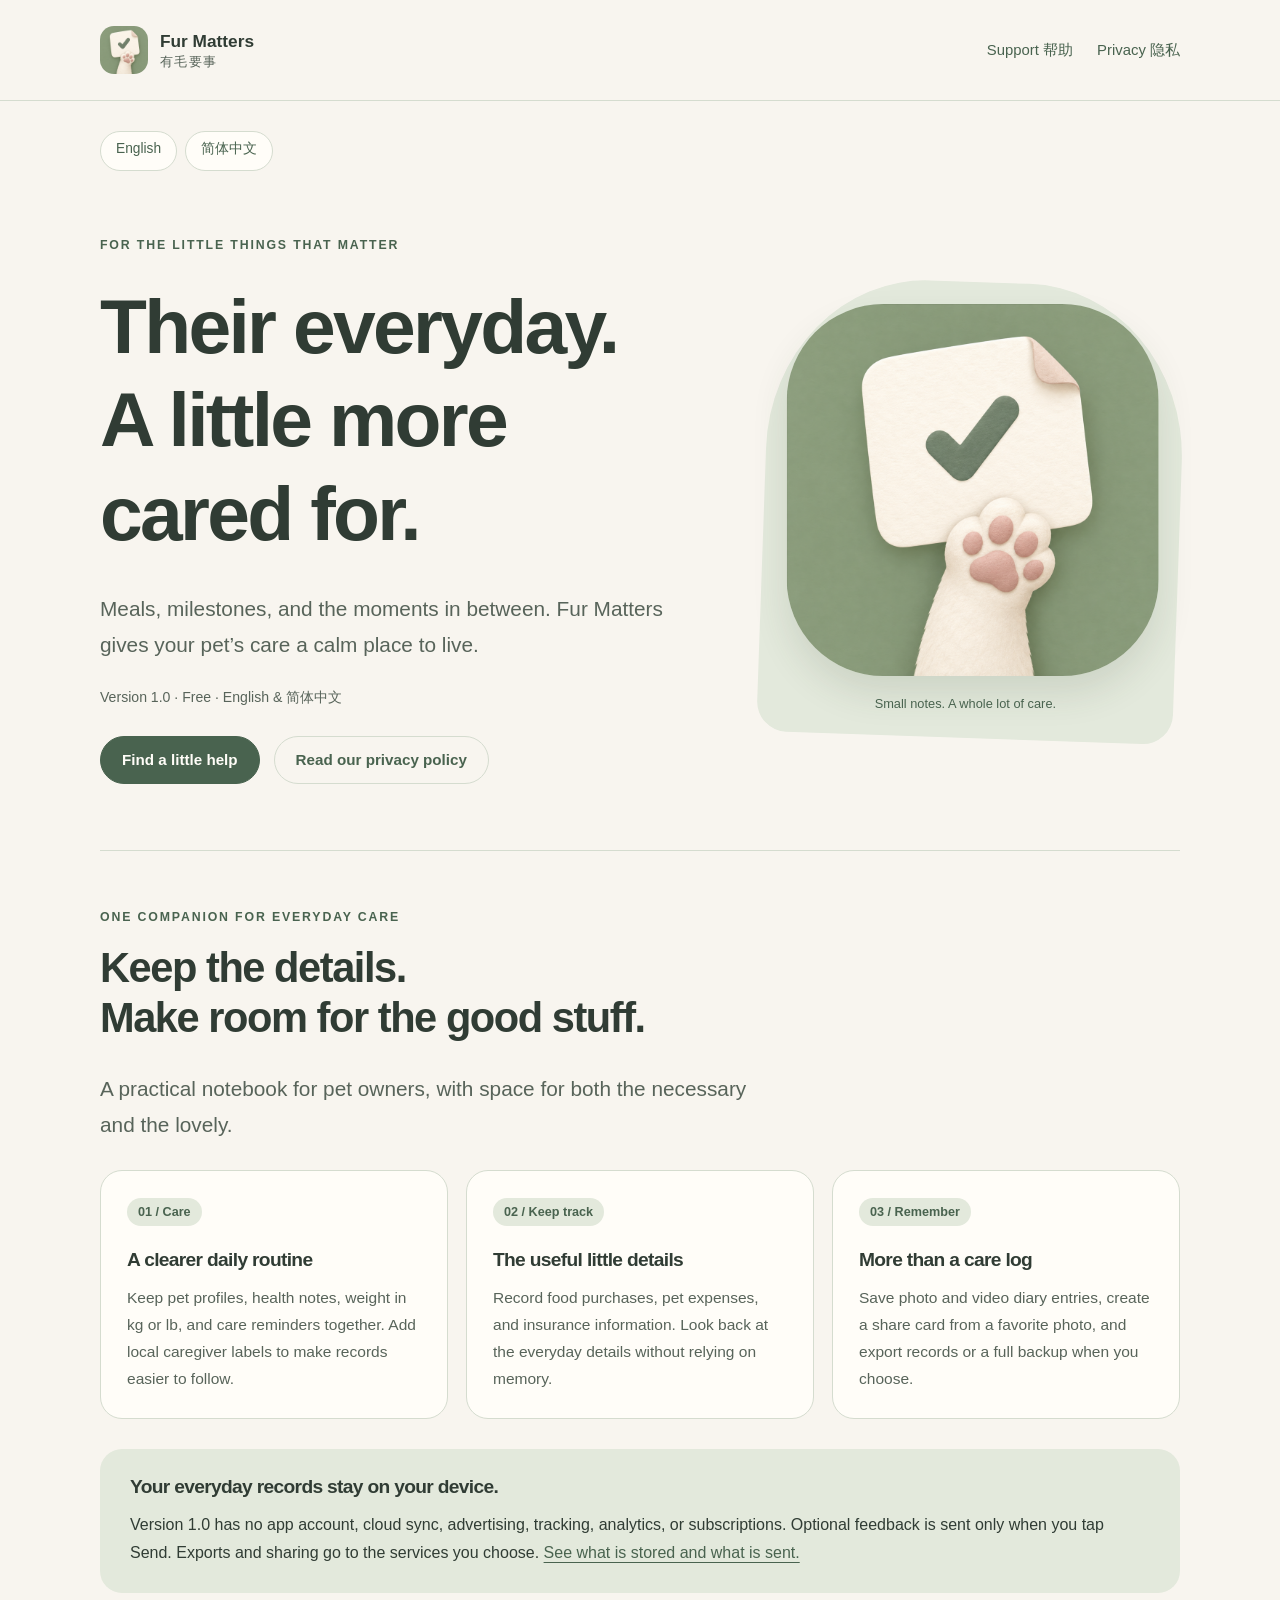
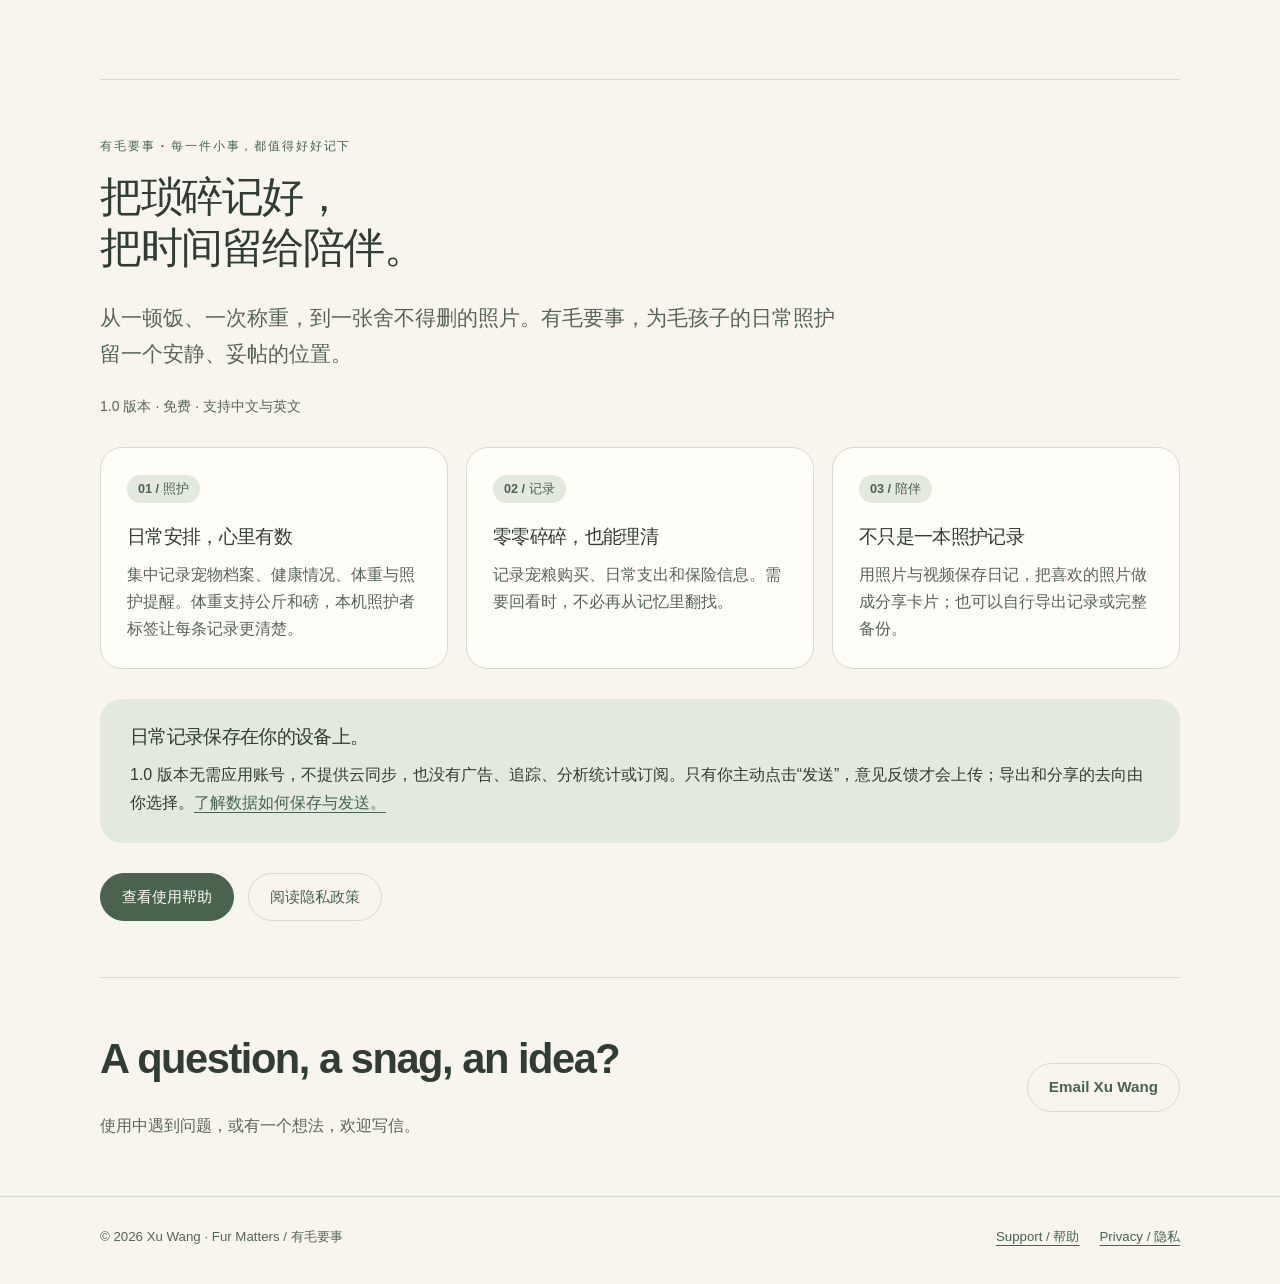
<file: index.html>
<!doctype html>
<html lang="en">
<head>
  <meta charset="utf-8">
  <meta name="viewport" content="width=device-width, initial-scale=1">
  <meta name="description" content="Fur Matters / 有毛要事 — a gentle place for everyday pet care. Product information, support, and privacy for version 1.0.">
  <meta name="theme-color" content="#49634f">
  <title>Fur Matters · 有毛要事 — Everyday care, thoughtfully kept</title>
  <link rel="canonical" href="https://ericxuwang.github.io/fur-matters-support/">
  <link rel="icon" type="image/png" href="favicon.png">
  <link rel="apple-touch-icon" href="youmao-icon.png">
  <link rel="stylesheet" href="styles.css">
</head>
<body>
  <a class="skip-link" href="#main">Skip to content / 跳转到正文</a>
  <header class="site-header">
    <div class="wrap header-inner">
      <a class="brand" href="index.html" aria-label="Fur Matters home / 有毛要事首页"><img src="youmao-icon.png" alt="" width="48" height="48"><span><strong>Fur Matters</strong><small lang="zh-Hans">有毛要事</small></span></a>
      <nav class="site-nav" aria-label="Main navigation"><a href="support.html">Support <span lang="zh-Hans">帮助</span></a><a href="privacy.html">Privacy <span lang="zh-Hans">隐私</span></a></nav>
    </div>
  </header>
  <main id="main" class="wrap">
    <nav class="language-nav" aria-label="Page language"><a href="#english" lang="en">English</a><a href="#chinese" lang="zh-Hans">简体中文</a></nav>
    <section id="english" class="hero language-section" lang="en" aria-labelledby="hero-title">
      <div>
        <p class="eyebrow">For the little things that matter</p>
        <h1 id="hero-title">Their everyday.<br>A little more cared for.</h1>
        <p class="lead">Meals, milestones, and the moments in between. Fur Matters gives your pet’s care a calm place to live.</p>
        <p class="meta">Version 1.0 · Free · English &amp; 简体中文</p>
        <div class="actions"><a class="button" href="support.html">Find a little help</a><a class="button secondary" href="privacy.html">Read our privacy policy</a></div>
      </div>
      <figure class="hero-art"><img src="youmao-icon.png" alt="Fur Matters icon: a soft paw and a checked note on a sage green background" width="1024" height="1024"><figcaption>Small notes. A whole lot of care.</figcaption></figure>
    </section>
    <section class="section" aria-labelledby="care-title">
      <div class="section-intro"><p class="eyebrow">One companion for everyday care</p><h2 id="care-title">Keep the details.<br>Make room for the good stuff.</h2><p class="lead">A practical notebook for pet owners, with space for both the necessary and the lovely.</p></div>
      <div class="cards">
        <article class="card"><span class="card-marker">01 / Care</span><h3>A clearer daily routine</h3><p>Keep pet profiles, health notes, weight in kg or lb, and care reminders together. Add local caregiver labels to make records easier to follow.</p></article>
        <article class="card"><span class="card-marker">02 / Keep track</span><h3>The useful little details</h3><p>Record food purchases, pet expenses, and insurance information. Look back at the everyday details without relying on memory.</p></article>
        <article class="card"><span class="card-marker">03 / Remember</span><h3>More than a care log</h3><p>Save photo and video diary entries, create a share card from a favorite photo, and export records or a full backup when you choose.</p></article>
      </div>
      <aside class="note"><h3>Your everyday records stay on your device.</h3><p>Version 1.0 has no app account, cloud sync, advertising, tracking, analytics, or subscriptions. Optional feedback is sent only when you tap Send. Exports and sharing go to the services you choose. <a href="privacy.html">See what is stored and what is sent.</a></p></aside>
    </section>
    <section id="chinese" class="section language-section" lang="zh-Hans" aria-labelledby="chinese-title">
      <p class="eyebrow">有毛要事 · 每一件小事，都值得好好记下</p>
      <h2 id="chinese-title">把琐碎记好，<br>把时间留给陪伴。</h2>
      <p class="lead">从一顿饭、一次称重，到一张舍不得删的照片。有毛要事，为毛孩子的日常照护留一个安静、妥帖的位置。</p>
      <p class="meta">1.0 版本 · 免费 · 支持中文与英文</p>
      <div class="cards">
        <article class="card"><span class="card-marker">01 / 照护</span><h3>日常安排，心里有数</h3><p>集中记录宠物档案、健康情况、体重与照护提醒。体重支持公斤和磅，本机照护者标签让每条记录更清楚。</p></article>
        <article class="card"><span class="card-marker">02 / 记录</span><h3>零零碎碎，也能理清</h3><p>记录宠粮购买、日常支出和保险信息。需要回看时，不必再从记忆里翻找。</p></article>
        <article class="card"><span class="card-marker">03 / 陪伴</span><h3>不只是一本照护记录</h3><p>用照片与视频保存日记，把喜欢的照片做成分享卡片；也可以自行导出记录或完整备份。</p></article>
      </div>
      <aside class="note"><h3>日常记录保存在你的设备上。</h3><p>1.0 版本无需应用账号，不提供云同步，也没有广告、追踪、分析统计或订阅。只有你主动点击“发送”，意见反馈才会上传；导出和分享的去向由你选择。<a href="privacy.html#chinese">了解数据如何保存与发送。</a></p></aside>
      <div class="actions"><a class="button" href="support.html#chinese">查看使用帮助</a><a class="button secondary" href="privacy.html#chinese">阅读隐私政策</a></div>
    </section>
    <section class="section contact-strip" aria-labelledby="contact-title"><div><h2 id="contact-title">A question, a snag, an idea?</h2><p lang="zh-Hans">使用中遇到问题，或有一个想法，欢迎写信。</p></div><a class="button secondary" href="mailto:allen.ong.curry@gmail.com">Email Xu Wang</a></section>
  </main>
  <footer class="site-footer"><div class="wrap footer-inner"><p>© 2026 Xu Wang · Fur Matters / <span lang="zh-Hans">有毛要事</span></p><nav class="footer-links" aria-label="Footer"><a href="support.html">Support / 帮助</a><a href="privacy.html">Privacy / 隐私</a></nav></div></footer>
</body>
</html>
</file>
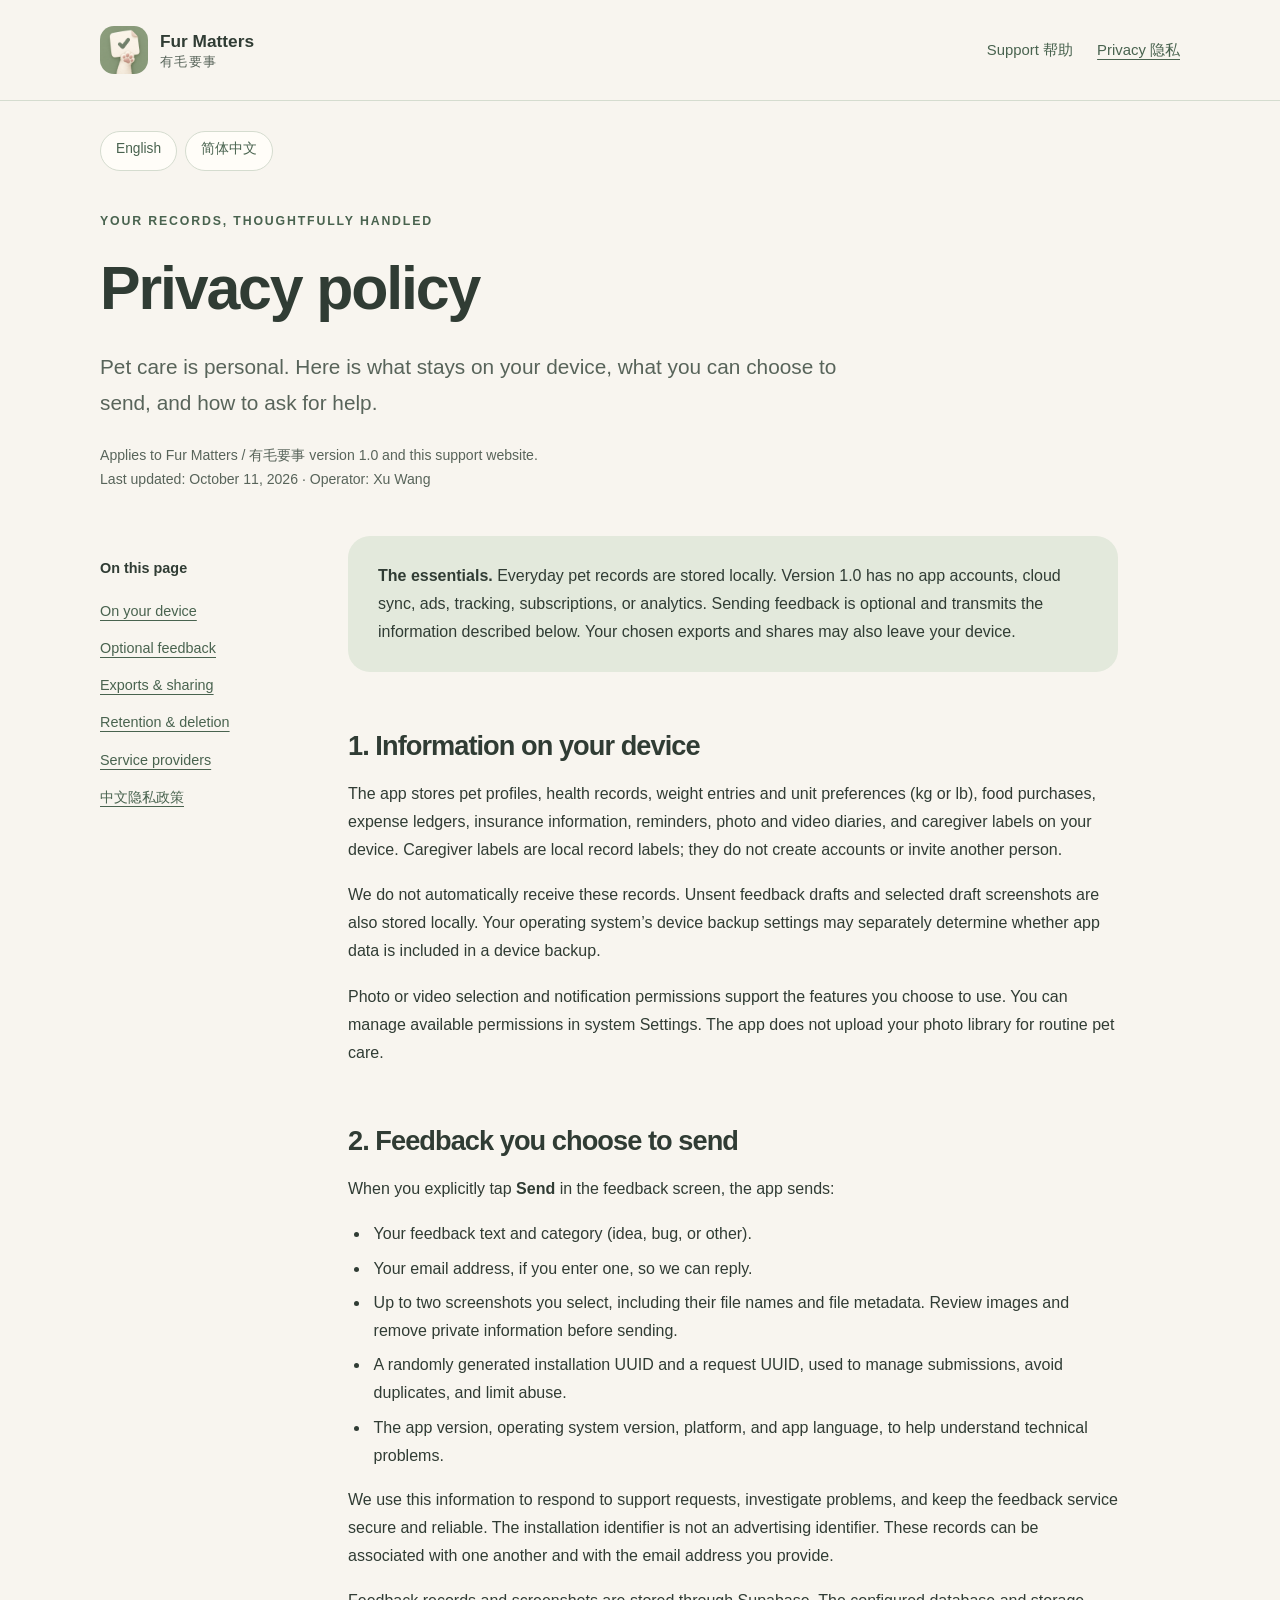
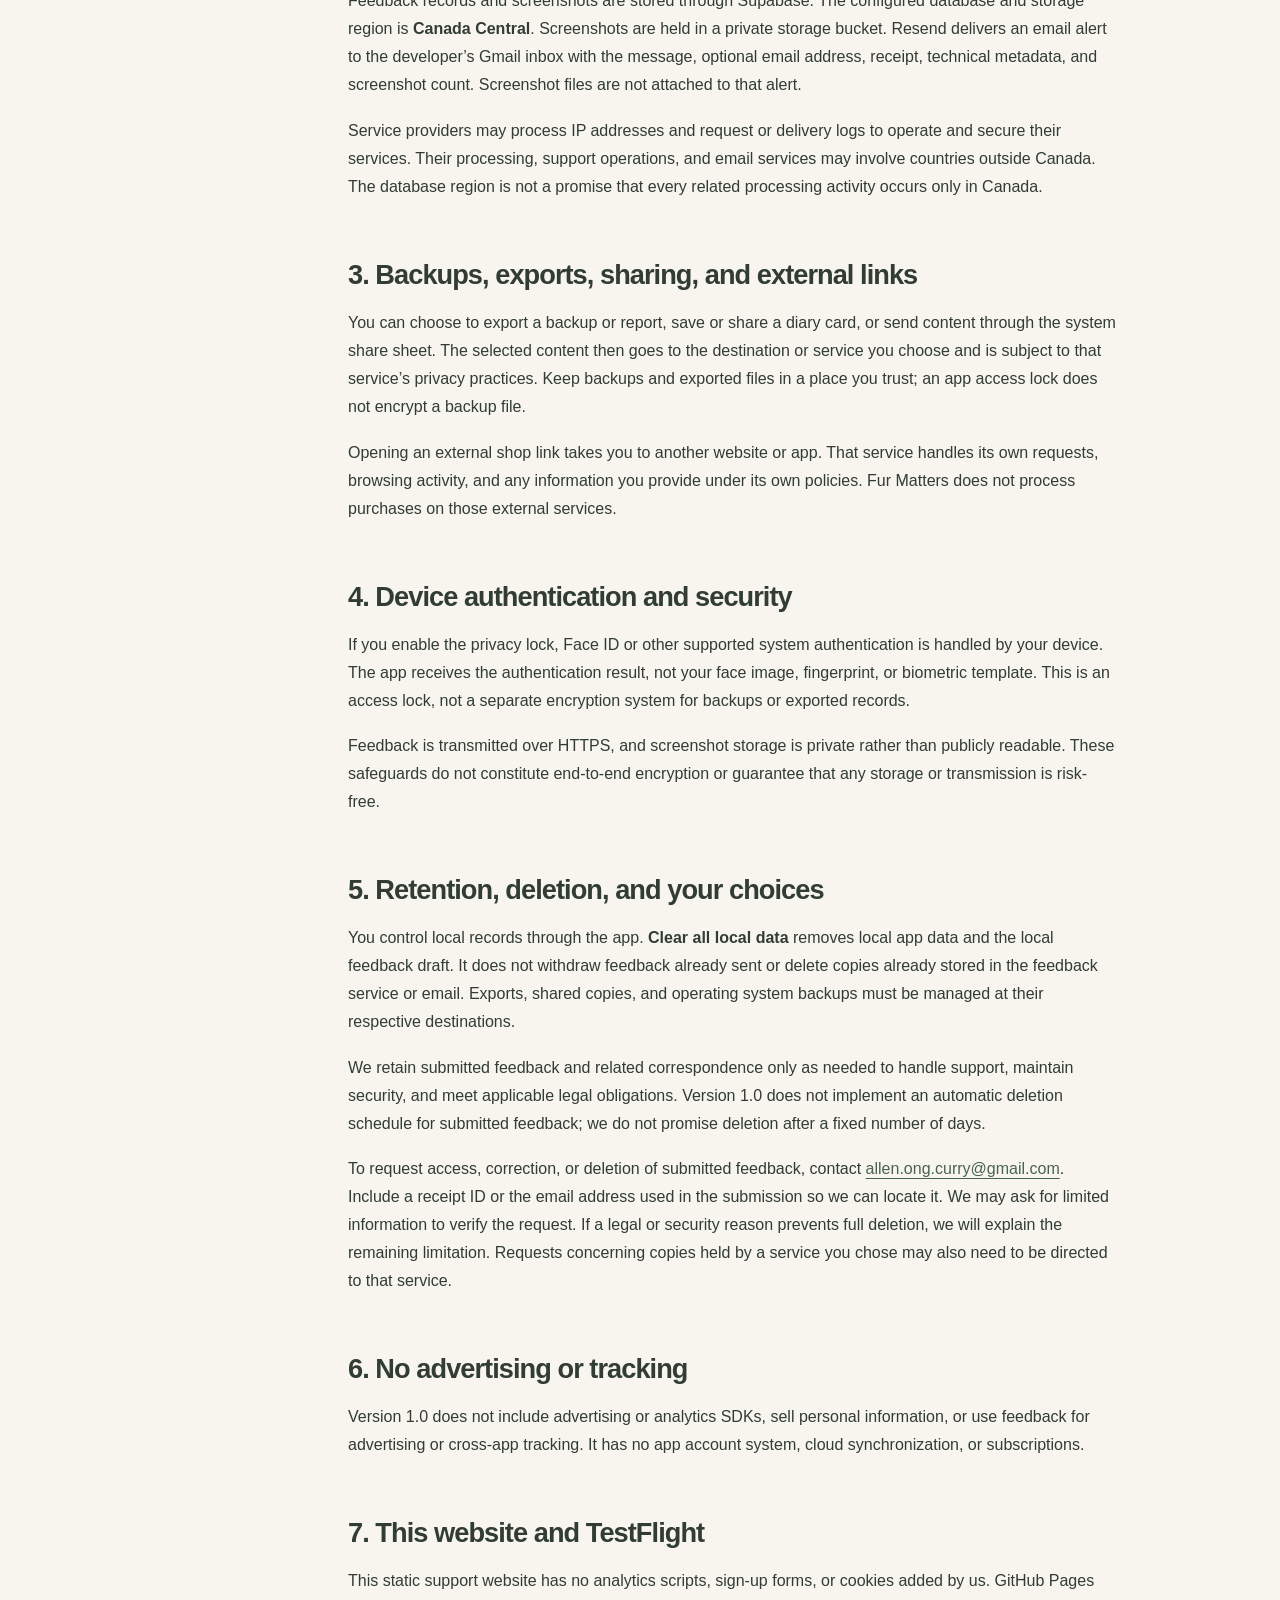
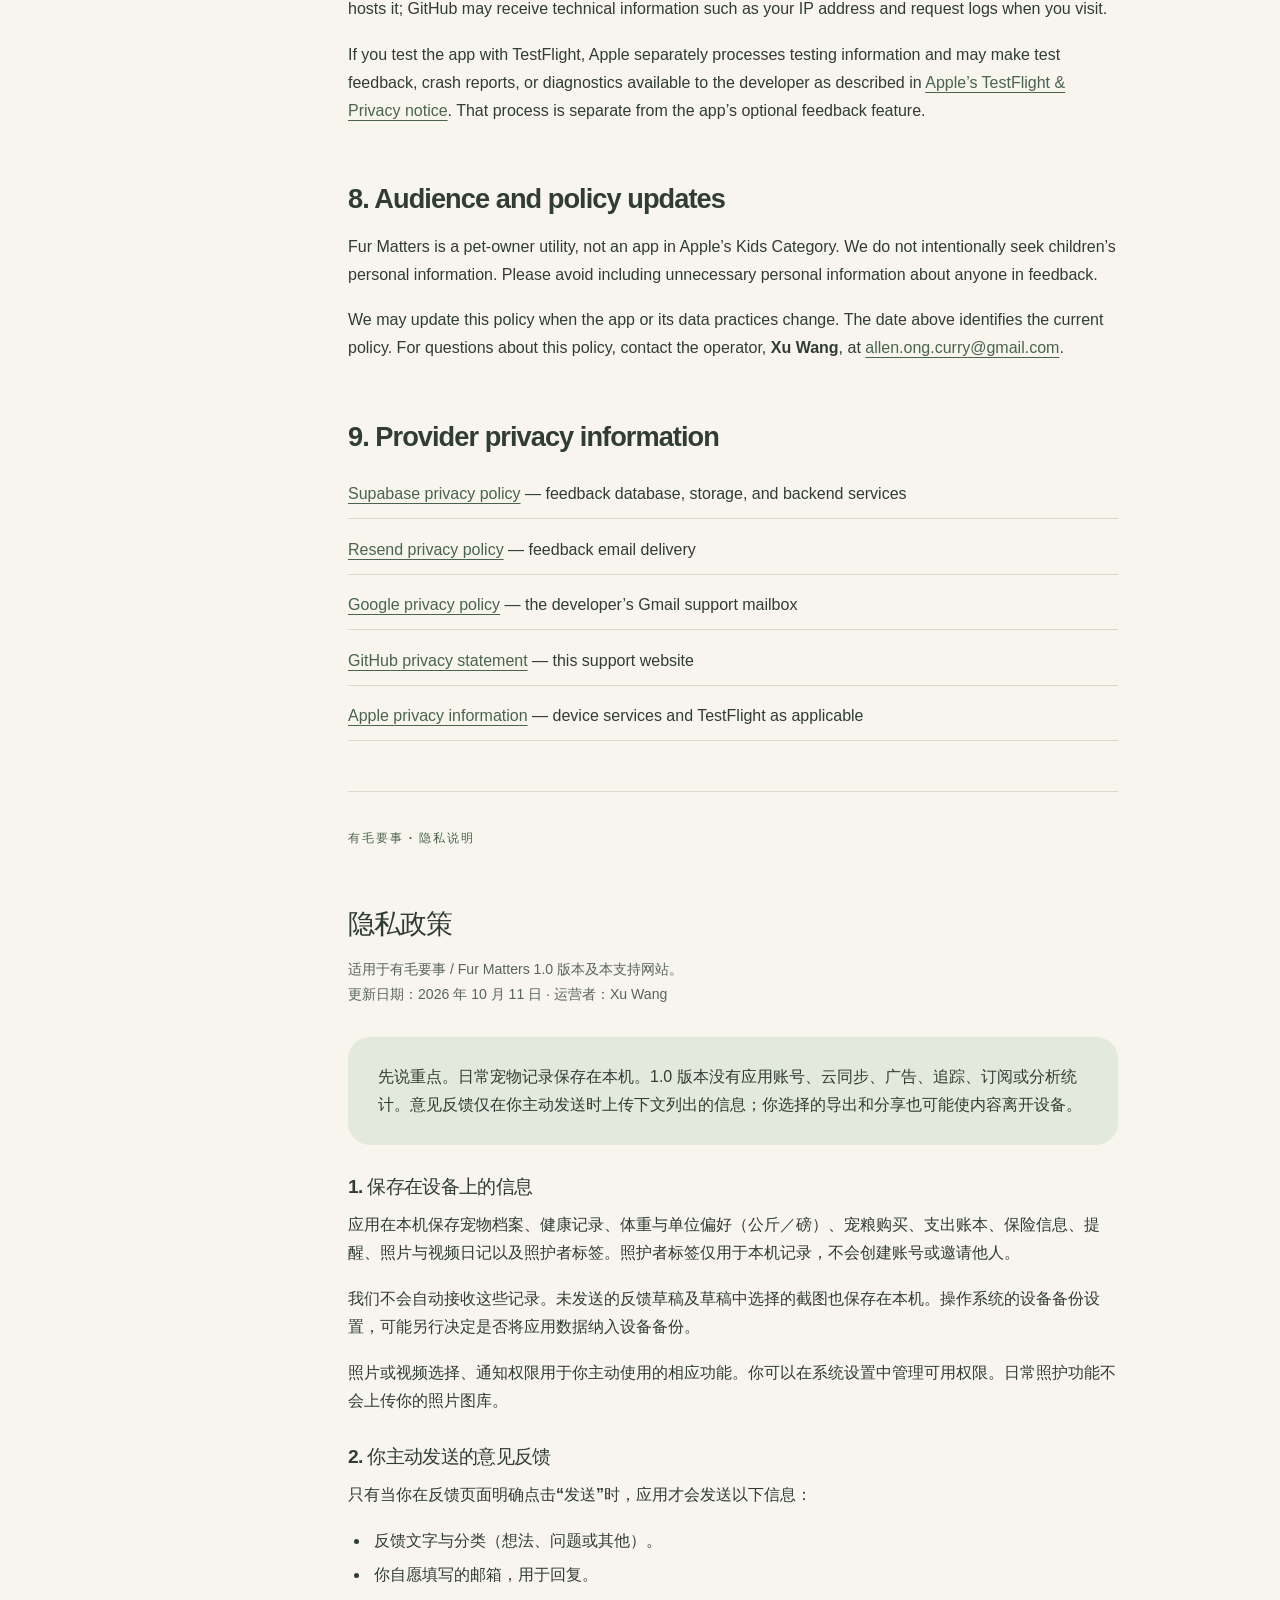
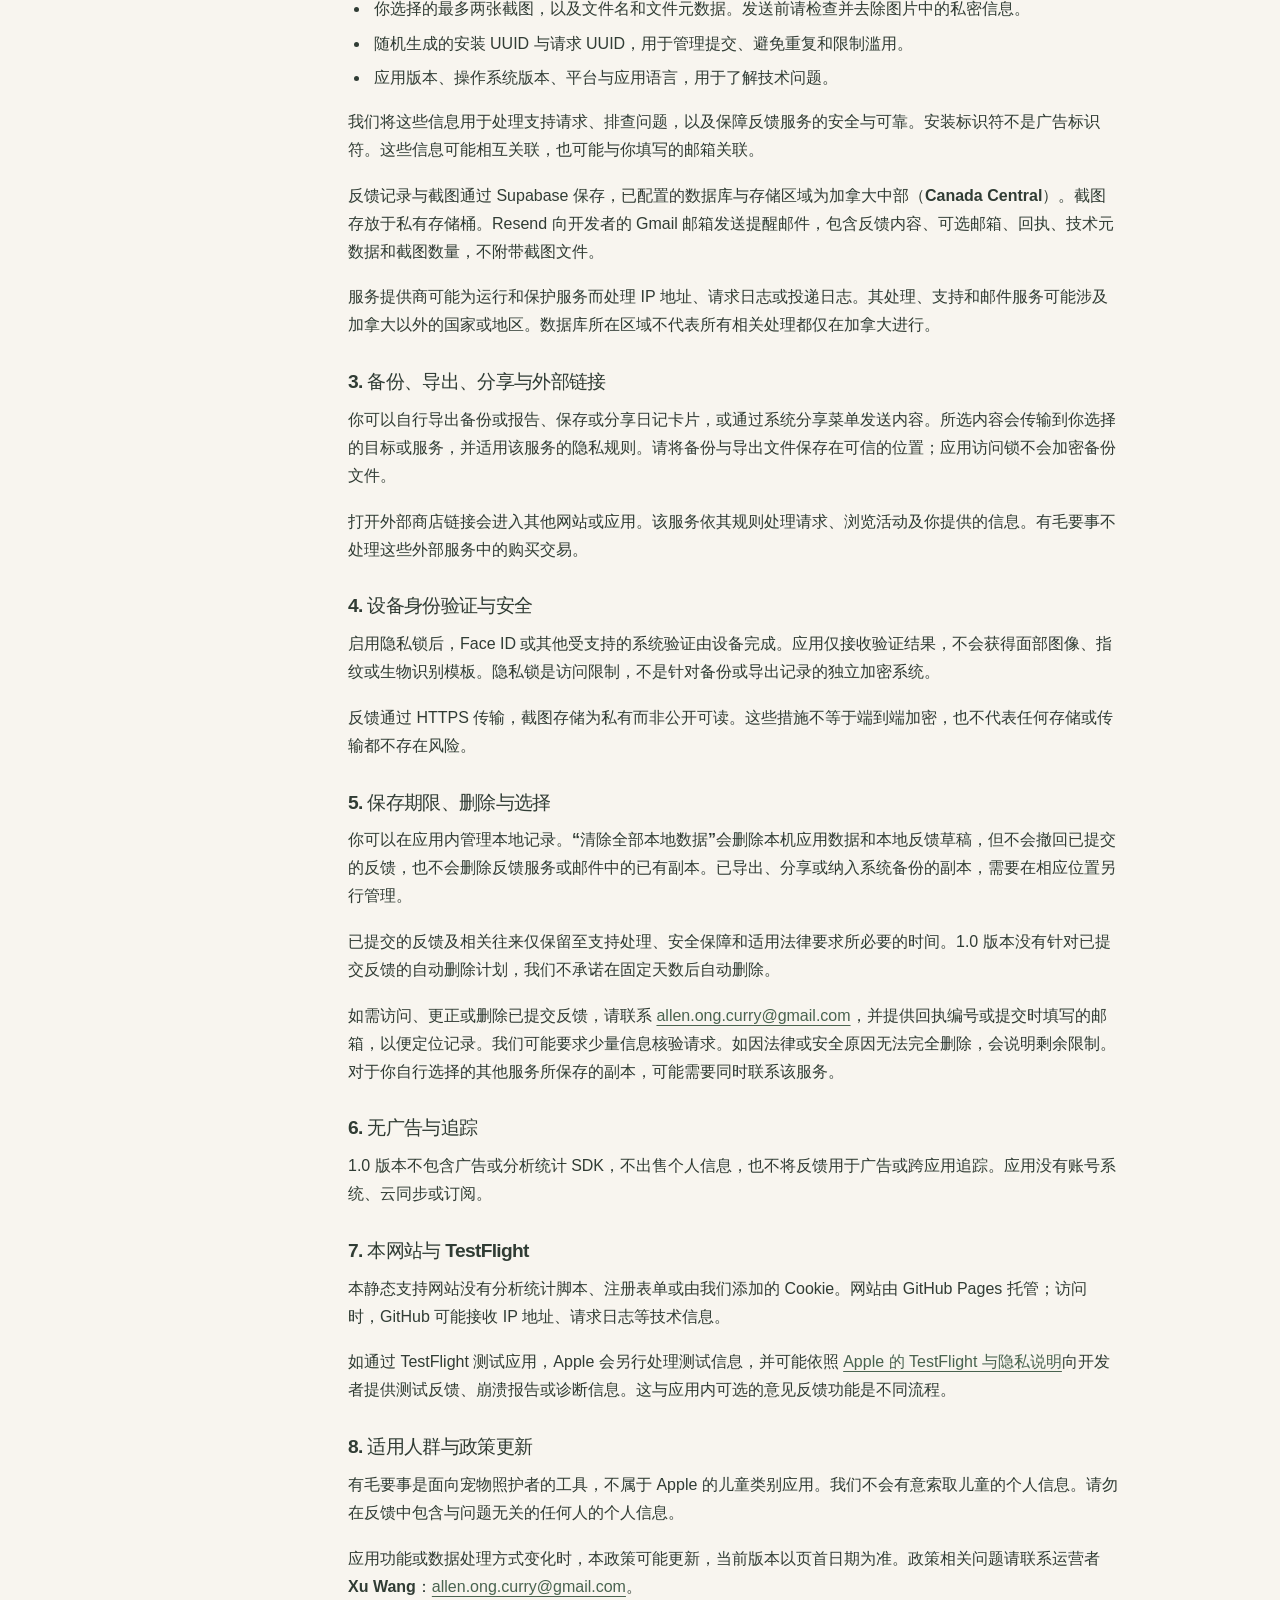
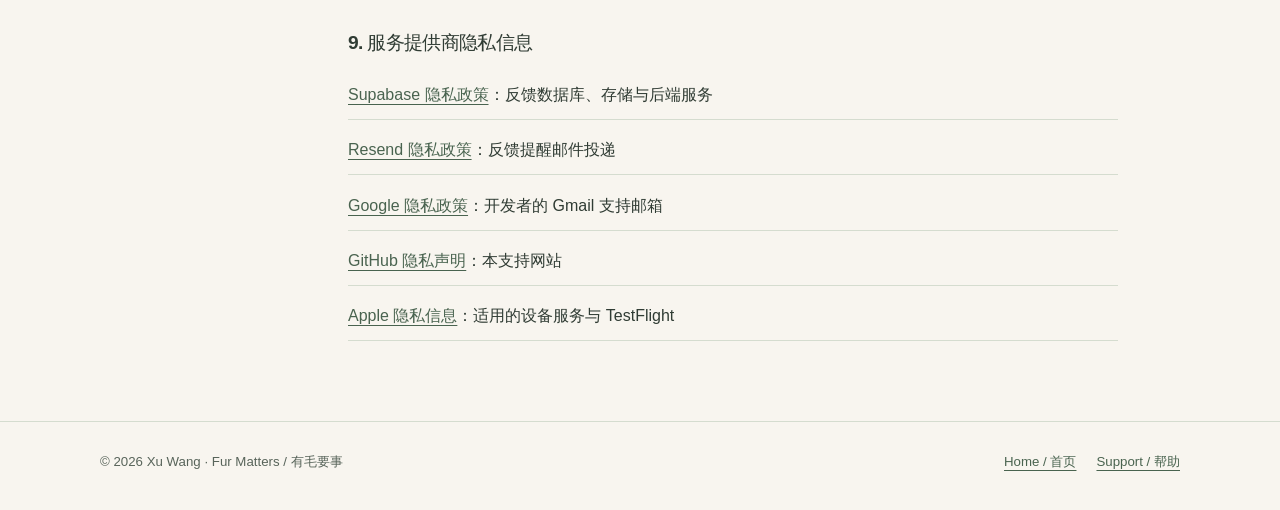
<file: privacy.html>
<!doctype html>
<html lang="en">
<head>
  <meta charset="utf-8">
  <meta name="viewport" content="width=device-width, initial-scale=1">
  <meta name="description" content="How Fur Matters / 有毛要事 version 1.0 stores pet records, handles optional feedback, and responds to privacy requests.">
  <meta name="theme-color" content="#49634f">
  <title>Privacy · Fur Matters / 有毛要事</title>
  <link rel="canonical" href="https://ericxuwang.github.io/fur-matters-support/privacy.html">
  <link rel="icon" type="image/png" href="favicon.png">
  <link rel="stylesheet" href="styles.css">
</head>
<body>
  <a class="skip-link" href="#main">Skip to content / 跳转到正文</a>
  <header class="site-header"><div class="wrap header-inner"><a class="brand" href="index.html" aria-label="Fur Matters home / 有毛要事首页"><img src="youmao-icon.png" alt="" width="48" height="48"><span><strong>Fur Matters</strong><small lang="zh-Hans">有毛要事</small></span></a><nav class="site-nav" aria-label="Main navigation"><a href="support.html">Support <span lang="zh-Hans">帮助</span></a><a href="privacy.html" aria-current="page">Privacy <span lang="zh-Hans">隐私</span></a></nav></div></header>
  <main id="main" class="wrap">
    <nav class="language-nav" aria-label="Page language"><a href="#english" lang="en">English</a><a href="#chinese" lang="zh-Hans">简体中文</a></nav>
    <header class="document-header" id="english"><p class="eyebrow">Your records, thoughtfully handled</p><h1>Privacy policy</h1><p class="lead">Pet care is personal. Here is what stays on your device, what you can choose to send, and how to ask for help.</p><p class="meta">Applies to Fur Matters / 有毛要事 version 1.0 and this support website.<br>Last updated: October 11, 2026 · Operator: Xu Wang</p></header>
    <div class="document-layout">
      <nav class="contents" aria-label="Privacy policy contents"><strong>On this page</strong><a href="#local">On your device</a><a href="#feedback">Optional feedback</a><a href="#sharing">Exports &amp; sharing</a><a href="#choices">Retention &amp; deletion</a><a href="#providers">Service providers</a><a href="#chinese" lang="zh-Hans">中文隐私政策</a></nav>
      <article class="prose">
        <aside class="note"><p><strong>The essentials.</strong> Everyday pet records are stored locally. Version 1.0 has no app accounts, cloud sync, ads, tracking, subscriptions, or analytics. Sending feedback is optional and transmits the information described below. Your chosen exports and shares may also leave your device.</p></aside>
        <h2 id="local">1. Information on your device</h2>
        <p>The app stores pet profiles, health records, weight entries and unit preferences (kg or lb), food purchases, expense ledgers, insurance information, reminders, photo and video diaries, and caregiver labels on your device. Caregiver labels are local record labels; they do not create accounts or invite another person.</p>
        <p>We do not automatically receive these records. Unsent feedback drafts and selected draft screenshots are also stored locally. Your operating system’s device backup settings may separately determine whether app data is included in a device backup.</p>
        <p>Photo or video selection and notification permissions support the features you choose to use. You can manage available permissions in system Settings. The app does not upload your photo library for routine pet care.</p>
        <h2 id="feedback">2. Feedback you choose to send</h2>
        <p>When you explicitly tap <strong>Send</strong> in the feedback screen, the app sends:</p>
        <ul><li>Your feedback text and category (idea, bug, or other).</li><li>Your email address, if you enter one, so we can reply.</li><li>Up to two screenshots you select, including their file names and file metadata. Review images and remove private information before sending.</li><li>A randomly generated installation UUID and a request UUID, used to manage submissions, avoid duplicates, and limit abuse.</li><li>The app version, operating system version, platform, and app language, to help understand technical problems.</li></ul>
        <p>We use this information to respond to support requests, investigate problems, and keep the feedback service secure and reliable. The installation identifier is not an advertising identifier. These records can be associated with one another and with the email address you provide.</p>
        <p>Feedback records and screenshots are stored through Supabase. The configured database and storage region is <strong>Canada Central</strong>. Screenshots are held in a private storage bucket. Resend delivers an email alert to the developer’s Gmail inbox with the message, optional email address, receipt, technical metadata, and screenshot count. Screenshot files are not attached to that alert.</p>
        <p>Service providers may process IP addresses and request or delivery logs to operate and secure their services. Their processing, support operations, and email services may involve countries outside Canada. The database region is not a promise that every related processing activity occurs only in Canada.</p>
        <h2 id="sharing">3. Backups, exports, sharing, and external links</h2>
        <p>You can choose to export a backup or report, save or share a diary card, or send content through the system share sheet. The selected content then goes to the destination or service you choose and is subject to that service’s privacy practices. Keep backups and exported files in a place you trust; an app access lock does not encrypt a backup file.</p>
        <p>Opening an external shop link takes you to another website or app. That service handles its own requests, browsing activity, and any information you provide under its own policies. Fur Matters does not process purchases on those external services.</p>
        <h2>4. Device authentication and security</h2>
        <p>If you enable the privacy lock, Face ID or other supported system authentication is handled by your device. The app receives the authentication result, not your face image, fingerprint, or biometric template. This is an access lock, not a separate encryption system for backups or exported records.</p>
        <p>Feedback is transmitted over HTTPS, and screenshot storage is private rather than publicly readable. These safeguards do not constitute end-to-end encryption or guarantee that any storage or transmission is risk-free.</p>
        <h2 id="choices">5. Retention, deletion, and your choices</h2>
        <p>You control local records through the app. <strong>Clear all local data</strong> removes local app data and the local feedback draft. It does not withdraw feedback already sent or delete copies already stored in the feedback service or email. Exports, shared copies, and operating system backups must be managed at their respective destinations.</p>
        <p>We retain submitted feedback and related correspondence only as needed to handle support, maintain security, and meet applicable legal obligations. Version 1.0 does not implement an automatic deletion schedule for submitted feedback; we do not promise deletion after a fixed number of days.</p>
        <p>To request access, correction, or deletion of submitted feedback, contact <a href="mailto:allen.ong.curry@gmail.com">allen.ong.curry@gmail.com</a>. Include a receipt ID or the email address used in the submission so we can locate it. We may ask for limited information to verify the request. If a legal or security reason prevents full deletion, we will explain the remaining limitation. Requests concerning copies held by a service you chose may also need to be directed to that service.</p>
        <h2>6. No advertising or tracking</h2>
        <p>Version 1.0 does not include advertising or analytics SDKs, sell personal information, or use feedback for advertising or cross-app tracking. It has no app account system, cloud synchronization, or subscriptions.</p>
        <h2>7. This website and TestFlight</h2>
        <p>This static support website has no analytics scripts, sign-up forms, or cookies added by us. GitHub Pages hosts it; GitHub may receive technical information such as your IP address and request logs when you visit.</p>
        <p>If you test the app with TestFlight, Apple separately processes testing information and may make test feedback, crash reports, or diagnostics available to the developer as described in <a href="https://www.apple.com/legal/privacy/data/en/test-flight/">Apple’s TestFlight &amp; Privacy notice</a>. That process is separate from the app’s optional feedback feature.</p>
        <h2>8. Audience and policy updates</h2>
        <p>Fur Matters is a pet-owner utility, not an app in Apple’s Kids Category. We do not intentionally seek children’s personal information. Please avoid including unnecessary personal information about anyone in feedback.</p>
        <p>We may update this policy when the app or its data practices change. The date above identifies the current policy. For questions about this policy, contact the operator, <strong>Xu Wang</strong>, at <a href="mailto:allen.ong.curry@gmail.com">allen.ong.curry@gmail.com</a>.</p>
        <h2 id="providers">9. Provider privacy information</h2>
        <ul class="provider-list"><li><a href="https://supabase.com/privacy">Supabase privacy policy</a> — feedback database, storage, and backend services</li><li><a href="https://resend.com/legal/privacy-policy">Resend privacy policy</a> — feedback email delivery</li><li><a href="https://policies.google.com/privacy">Google privacy policy</a> — the developer’s Gmail support mailbox</li><li><a href="https://docs.github.com/en/site-policy/privacy-policies/github-general-privacy-statement">GitHub privacy statement</a> — this support website</li><li><a href="https://www.apple.com/legal/privacy/">Apple privacy information</a> — device services and TestFlight as applicable</li></ul>
        <section id="chinese" class="language-section" lang="zh-Hans" aria-labelledby="zh-policy-title">
          <p class="eyebrow">有毛要事 · 隐私说明</p><h2 id="zh-policy-title" class="language-heading">隐私政策</h2><p class="meta">适用于有毛要事 / Fur Matters 1.0 版本及本支持网站。<br>更新日期：2026 年 10 月 11 日 · 运营者：Xu Wang</p>
          <aside class="note"><p><strong>先说重点。</strong>日常宠物记录保存在本机。1.0 版本没有应用账号、云同步、广告、追踪、订阅或分析统计。意见反馈仅在你主动发送时上传下文列出的信息；你选择的导出和分享也可能使内容离开设备。</p></aside>
          <h3>1. 保存在设备上的信息</h3>
          <p>应用在本机保存宠物档案、健康记录、体重与单位偏好（公斤／磅）、宠粮购买、支出账本、保险信息、提醒、照片与视频日记以及照护者标签。照护者标签仅用于本机记录，不会创建账号或邀请他人。</p>
          <p>我们不会自动接收这些记录。未发送的反馈草稿及草稿中选择的截图也保存在本机。操作系统的设备备份设置，可能另行决定是否将应用数据纳入设备备份。</p>
          <p>照片或视频选择、通知权限用于你主动使用的相应功能。你可以在系统设置中管理可用权限。日常照护功能不会上传你的照片图库。</p>
          <h3>2. 你主动发送的意见反馈</h3>
          <p>只有当你在反馈页面明确点击<strong>“发送”</strong>时，应用才会发送以下信息：</p>
          <ul><li>反馈文字与分类（想法、问题或其他）。</li><li>你自愿填写的邮箱，用于回复。</li><li>你选择的最多两张截图，以及文件名和文件元数据。发送前请检查并去除图片中的私密信息。</li><li>随机生成的安装 UUID 与请求 UUID，用于管理提交、避免重复和限制滥用。</li><li>应用版本、操作系统版本、平台与应用语言，用于了解技术问题。</li></ul>
          <p>我们将这些信息用于处理支持请求、排查问题，以及保障反馈服务的安全与可靠。安装标识符不是广告标识符。这些信息可能相互关联，也可能与你填写的邮箱关联。</p>
          <p>反馈记录与截图通过 Supabase 保存，已配置的数据库与存储区域为<strong>加拿大中部（Canada Central）</strong>。截图存放于私有存储桶。Resend 向开发者的 Gmail 邮箱发送提醒邮件，包含反馈内容、可选邮箱、回执、技术元数据和截图数量，<strong>不附带截图文件</strong>。</p>
          <p>服务提供商可能为运行和保护服务而处理 IP 地址、请求日志或投递日志。其处理、支持和邮件服务可能涉及加拿大以外的国家或地区。数据库所在区域不代表所有相关处理都仅在加拿大进行。</p>
          <h3>3. 备份、导出、分享与外部链接</h3>
          <p>你可以自行导出备份或报告、保存或分享日记卡片，或通过系统分享菜单发送内容。所选内容会传输到你选择的目标或服务，并适用该服务的隐私规则。请将备份与导出文件保存在可信的位置；应用访问锁不会加密备份文件。</p>
          <p>打开外部商店链接会进入其他网站或应用。该服务依其规则处理请求、浏览活动及你提供的信息。有毛要事不处理这些外部服务中的购买交易。</p>
          <h3>4. 设备身份验证与安全</h3>
          <p>启用隐私锁后，Face ID 或其他受支持的系统验证由设备完成。应用仅接收验证结果，不会获得面部图像、指纹或生物识别模板。隐私锁是访问限制，不是针对备份或导出记录的独立加密系统。</p>
          <p>反馈通过 HTTPS 传输，截图存储为私有而非公开可读。这些措施不等于端到端加密，也不代表任何存储或传输都不存在风险。</p>
          <h3>5. 保存期限、删除与选择</h3>
          <p>你可以在应用内管理本地记录。<strong>“清除全部本地数据”</strong>会删除本机应用数据和本地反馈草稿，但不会撤回已提交的反馈，也不会删除反馈服务或邮件中的已有副本。已导出、分享或纳入系统备份的副本，需要在相应位置另行管理。</p>
          <p>已提交的反馈及相关往来仅保留至支持处理、安全保障和适用法律要求所必要的时间。1.0 版本没有针对已提交反馈的自动删除计划，我们不承诺在固定天数后自动删除。</p>
          <p>如需访问、更正或删除已提交反馈，请联系 <a href="mailto:allen.ong.curry@gmail.com">allen.ong.curry@gmail.com</a>，并提供回执编号或提交时填写的邮箱，以便定位记录。我们可能要求少量信息核验请求。如因法律或安全原因无法完全删除，会说明剩余限制。对于你自行选择的其他服务所保存的副本，可能需要同时联系该服务。</p>
          <h3>6. 无广告与追踪</h3>
          <p>1.0 版本不包含广告或分析统计 SDK，不出售个人信息，也不将反馈用于广告或跨应用追踪。应用没有账号系统、云同步或订阅。</p>
          <h3>7. 本网站与 TestFlight</h3>
          <p>本静态支持网站没有分析统计脚本、注册表单或由我们添加的 Cookie。网站由 GitHub Pages 托管；访问时，GitHub 可能接收 IP 地址、请求日志等技术信息。</p>
          <p>如通过 TestFlight 测试应用，Apple 会另行处理测试信息，并可能依照 <a href="https://www.apple.com/legal/privacy/data/en/test-flight/">Apple 的 TestFlight 与隐私说明</a>向开发者提供测试反馈、崩溃报告或诊断信息。这与应用内可选的意见反馈功能是不同流程。</p>
          <h3>8. 适用人群与政策更新</h3>
          <p>有毛要事是面向宠物照护者的工具，不属于 Apple 的儿童类别应用。我们不会有意索取儿童的个人信息。请勿在反馈中包含与问题无关的任何人的个人信息。</p>
          <p>应用功能或数据处理方式变化时，本政策可能更新，当前版本以页首日期为准。政策相关问题请联系运营者 <strong>Xu Wang</strong>：<a href="mailto:allen.ong.curry@gmail.com">allen.ong.curry@gmail.com</a>。</p>
          <h3>9. 服务提供商隐私信息</h3>
          <ul class="provider-list"><li><a href="https://supabase.com/privacy">Supabase 隐私政策</a>：反馈数据库、存储与后端服务</li><li><a href="https://resend.com/legal/privacy-policy">Resend 隐私政策</a>：反馈提醒邮件投递</li><li><a href="https://policies.google.com/privacy">Google 隐私政策</a>：开发者的 Gmail 支持邮箱</li><li><a href="https://docs.github.com/en/site-policy/privacy-policies/github-general-privacy-statement">GitHub 隐私声明</a>：本支持网站</li><li><a href="https://www.apple.com/legal/privacy/">Apple 隐私信息</a>：适用的设备服务与 TestFlight</li></ul>
        </section>
      </article>
    </div>
  </main>
  <footer class="site-footer"><div class="wrap footer-inner"><p>© 2026 Xu Wang · Fur Matters / <span lang="zh-Hans">有毛要事</span></p><nav class="footer-links" aria-label="Footer"><a href="index.html">Home / 首页</a><a href="support.html">Support / 帮助</a></nav></div></footer>
</body>
</html>
</file>
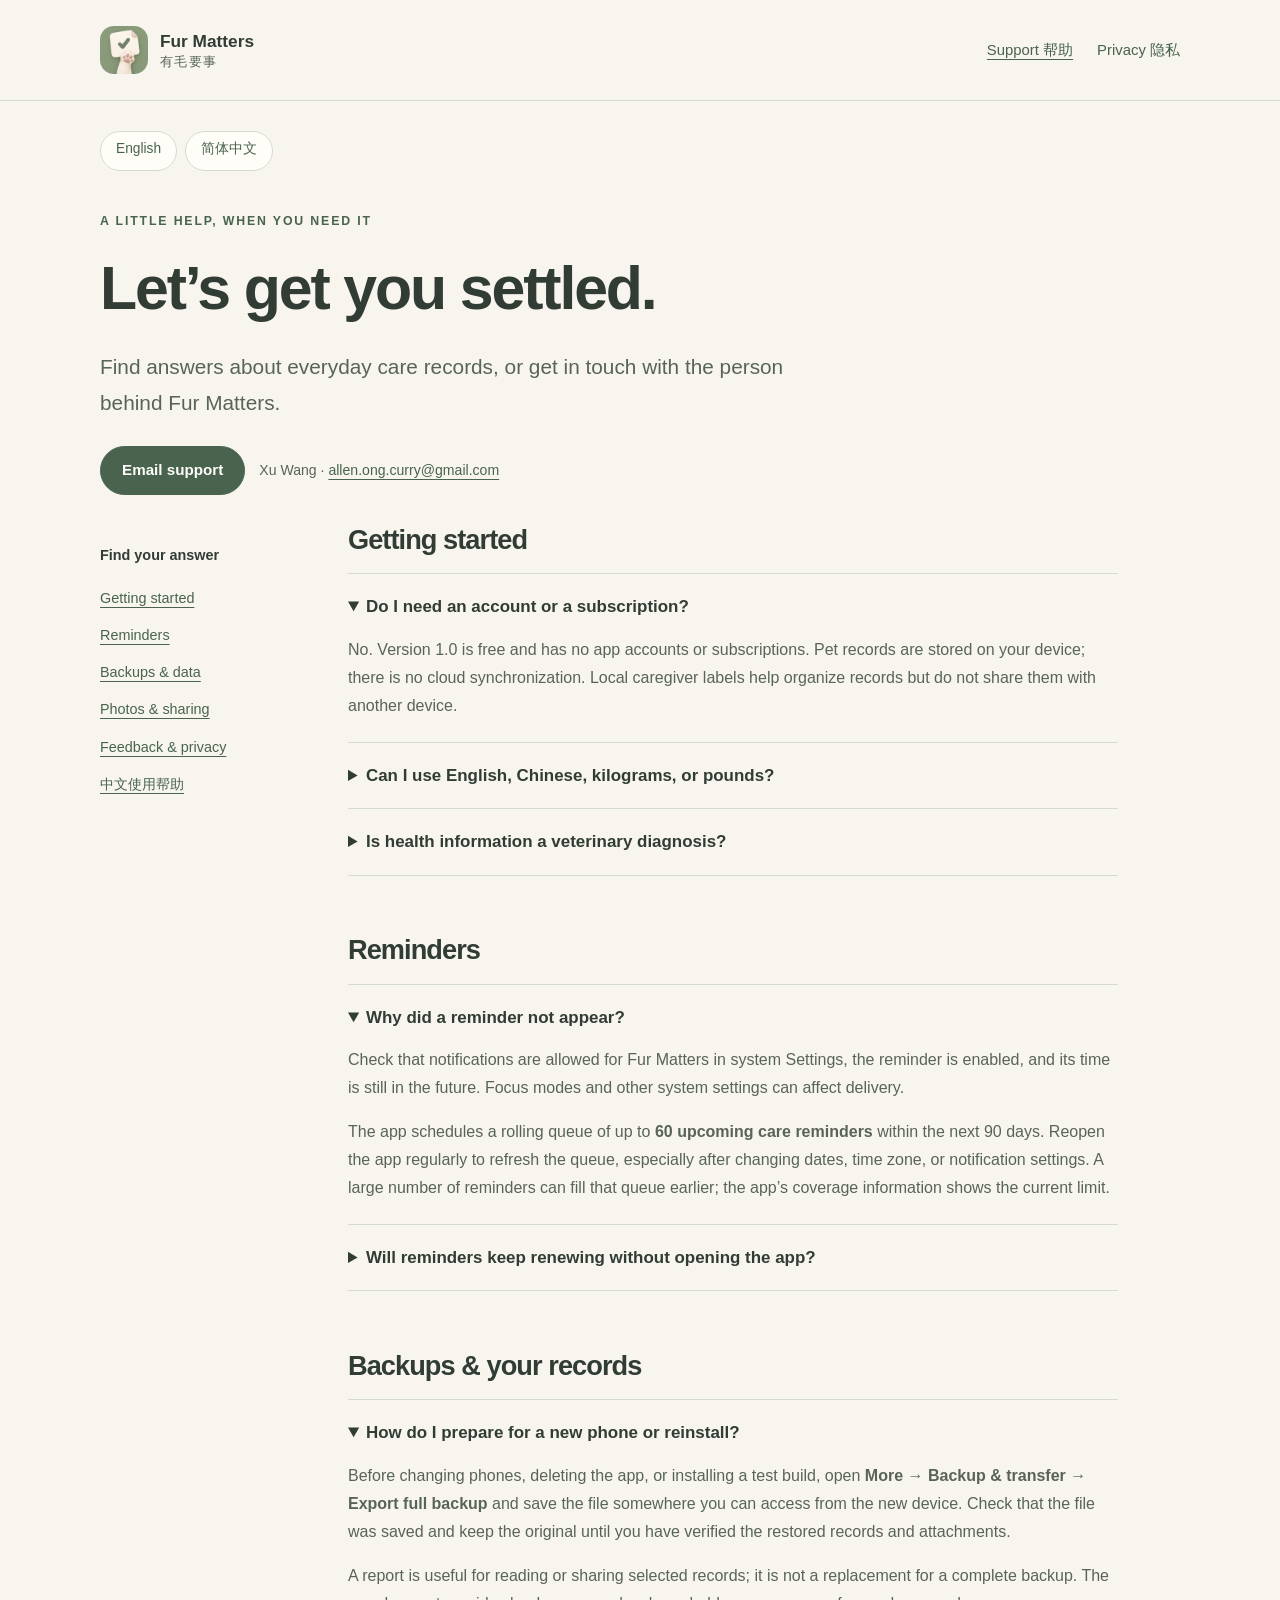
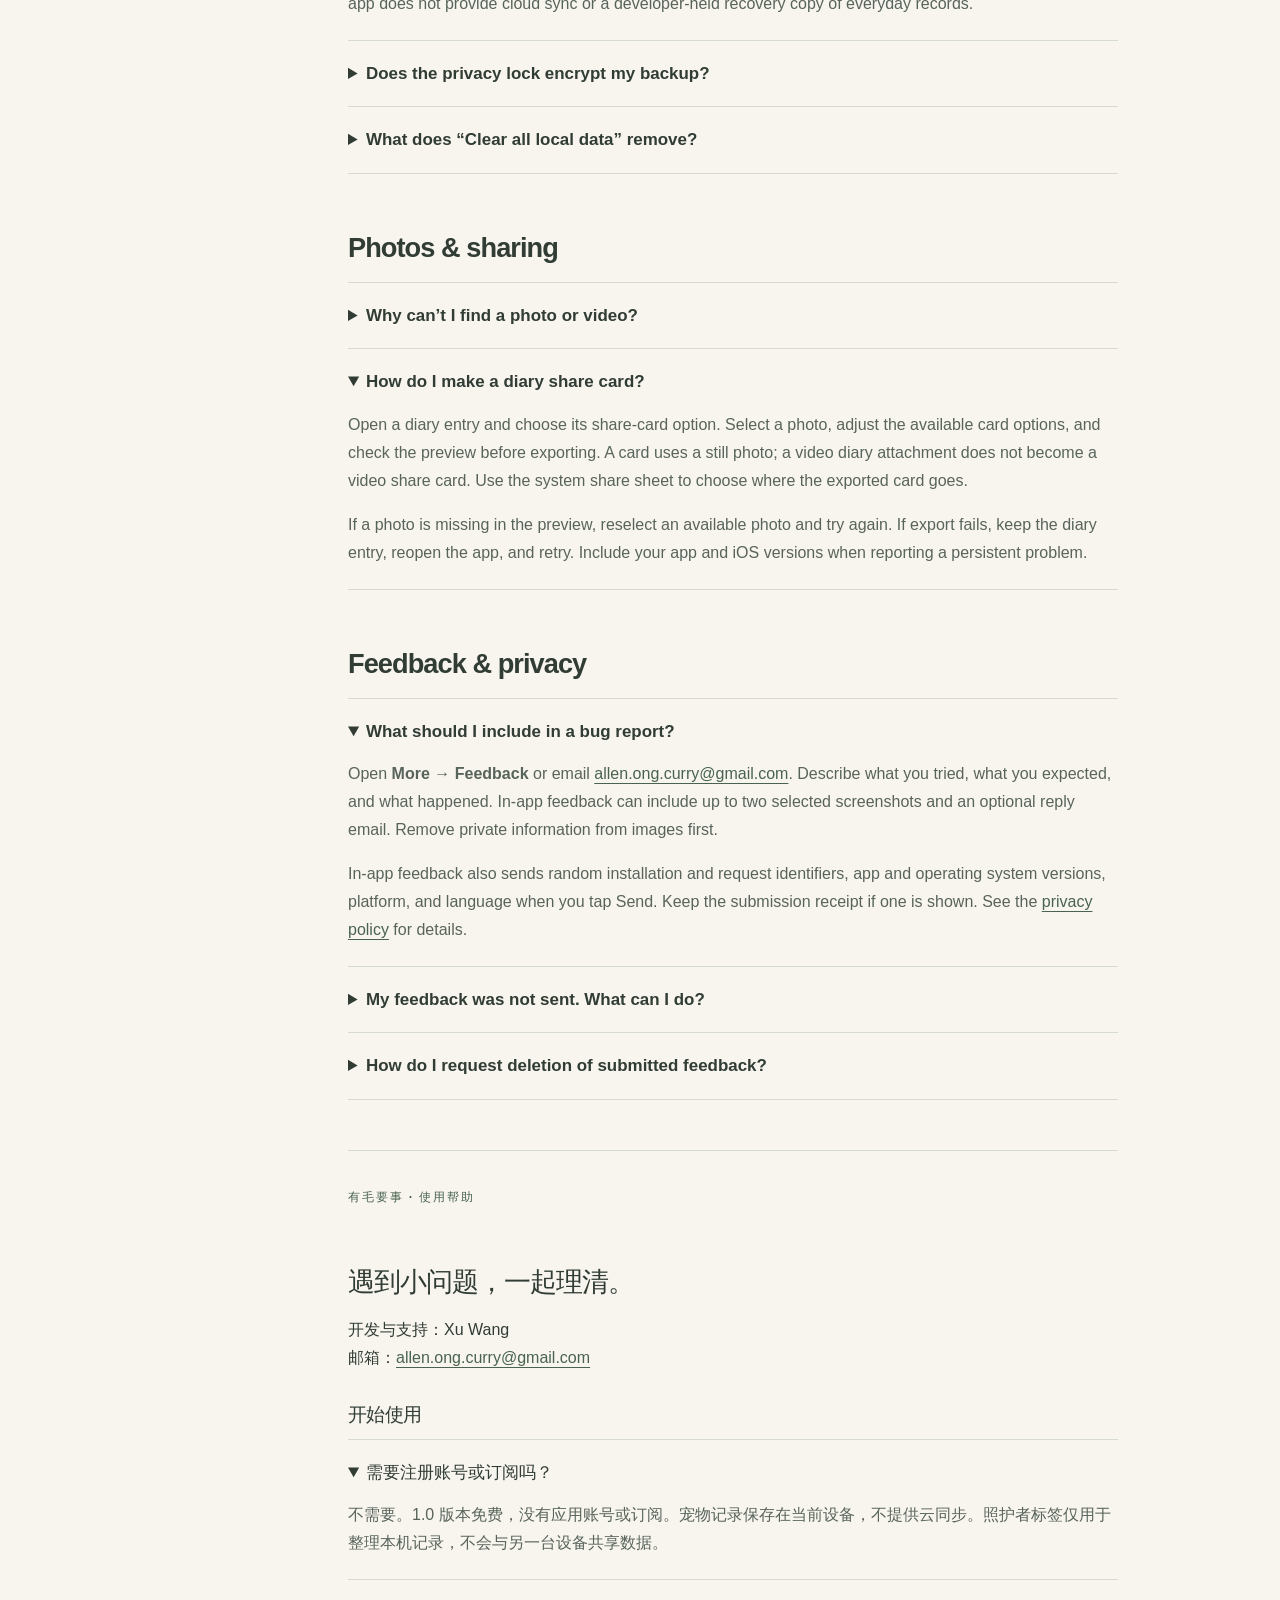
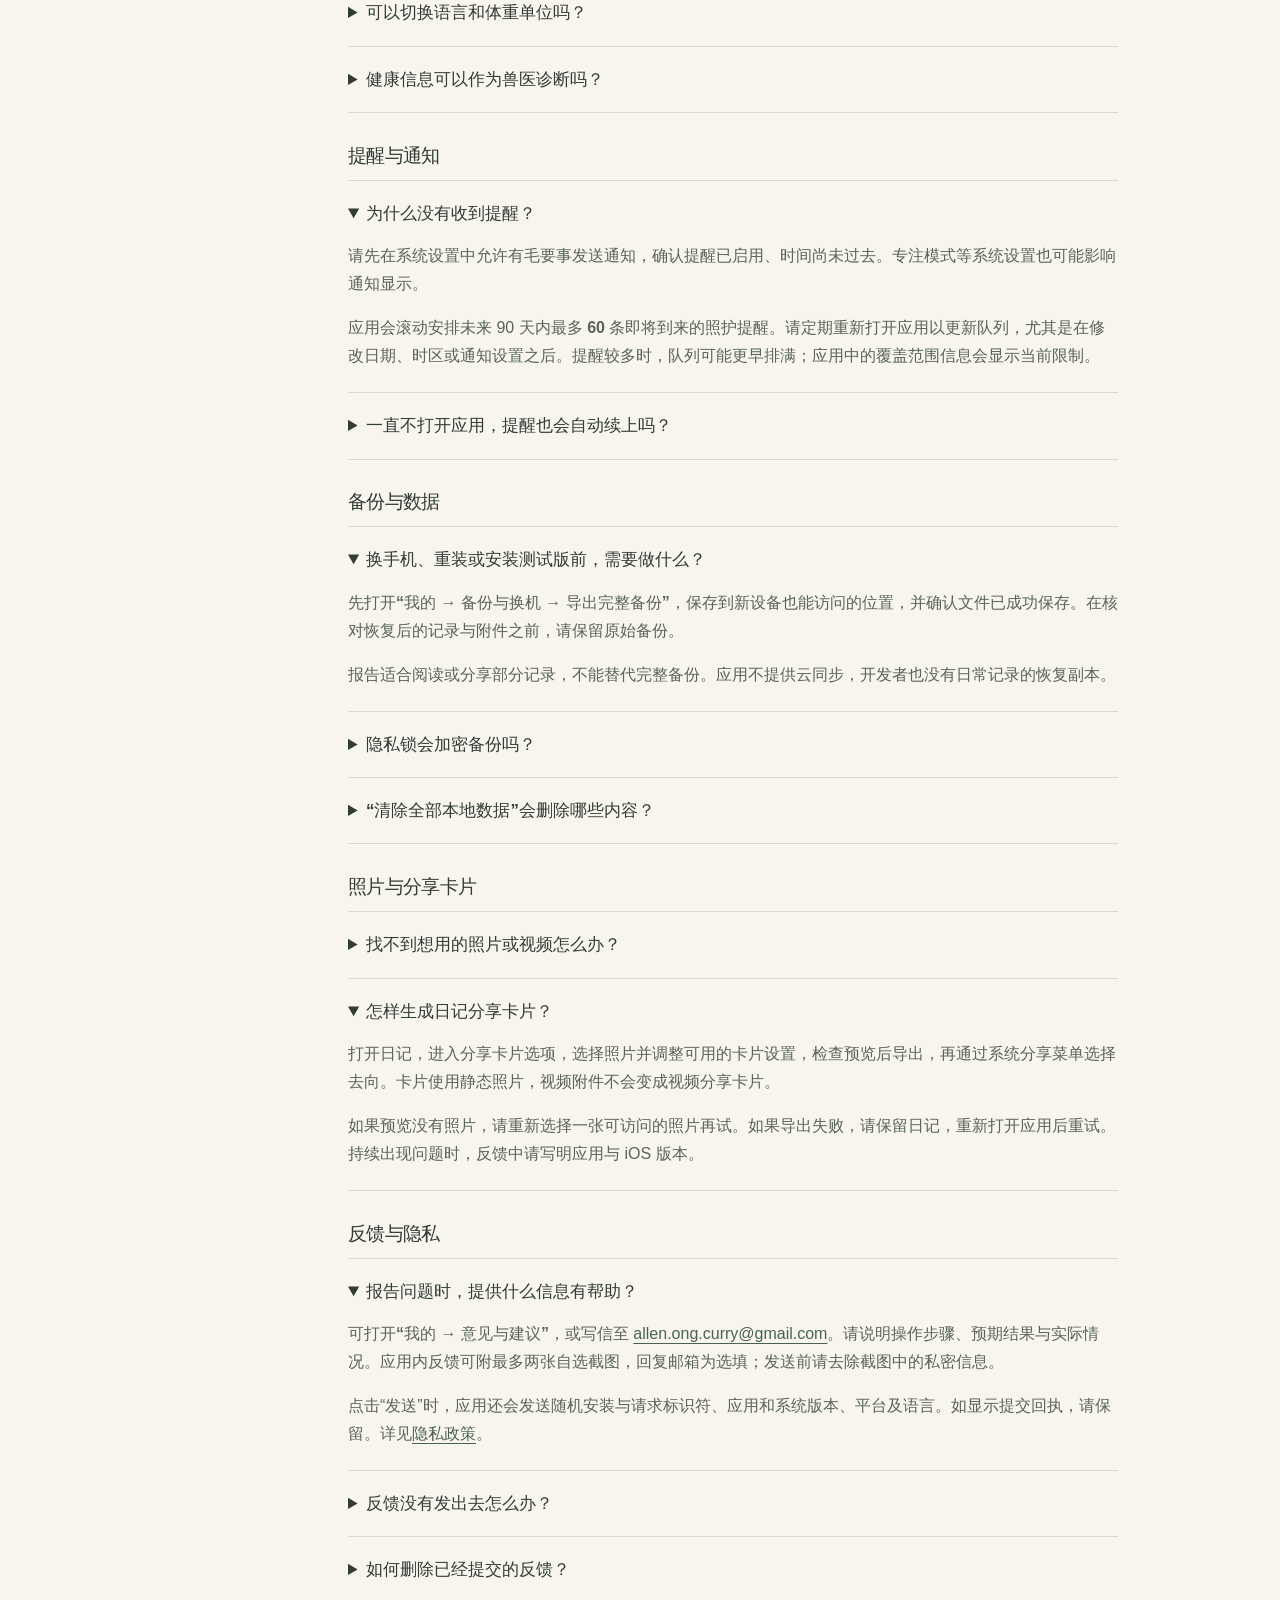
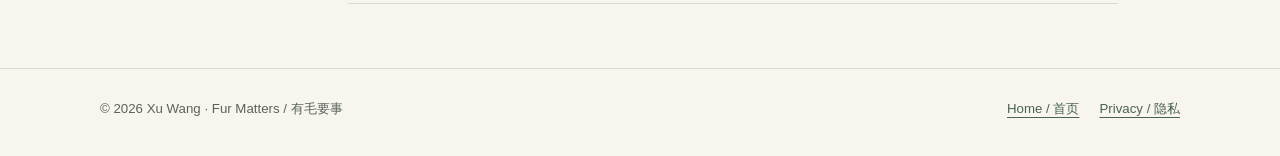
<file: support.html>
<!doctype html>
<html lang="en">
<head>
  <meta charset="utf-8">
  <meta name="viewport" content="width=device-width, initial-scale=1">
  <meta name="description" content="Help with Fur Matters / 有毛要事: reminders, backups, photos, share cards, language, feedback, and data deletion.">
  <meta name="theme-color" content="#49634f">
  <title>Support · Fur Matters / 有毛要事</title>
  <link rel="canonical" href="https://ericxuwang.github.io/fur-matters-support/support.html">
  <link rel="icon" type="image/png" href="favicon.png">
  <link rel="stylesheet" href="styles.css">
</head>
<body>
  <a class="skip-link" href="#main">Skip to content / 跳转到正文</a>
  <header class="site-header"><div class="wrap header-inner"><a class="brand" href="index.html" aria-label="Fur Matters home / 有毛要事首页"><img src="youmao-icon.png" alt="" width="48" height="48"><span><strong>Fur Matters</strong><small lang="zh-Hans">有毛要事</small></span></a><nav class="site-nav" aria-label="Main navigation"><a href="support.html" aria-current="page">Support <span lang="zh-Hans">帮助</span></a><a href="privacy.html">Privacy <span lang="zh-Hans">隐私</span></a></nav></div></header>
  <main id="main" class="wrap">
    <nav class="language-nav" aria-label="Page language"><a href="#english" lang="en">English</a><a href="#chinese" lang="zh-Hans">简体中文</a></nav>
    <header id="english" class="document-header"><p class="eyebrow">A little help, when you need it</p><h1>Let’s get you settled.</h1><p class="lead">Find answers about everyday care records, or get in touch with the person behind Fur Matters.</p><div class="actions"><a class="button" href="mailto:allen.ong.curry@gmail.com">Email support</a><span class="meta">Xu Wang · <a href="mailto:allen.ong.curry@gmail.com">allen.ong.curry@gmail.com</a></span></div></header>
    <div class="document-layout">
      <nav class="contents" aria-label="Support contents"><strong>Find your answer</strong><a href="#basics">Getting started</a><a href="#reminders">Reminders</a><a href="#backup">Backups &amp; data</a><a href="#photos">Photos &amp; sharing</a><a href="#feedback-help">Feedback &amp; privacy</a><a href="#chinese" lang="zh-Hans">中文使用帮助</a></nav>
      <article class="prose">
        <h2 id="basics">Getting started</h2>
        <div class="faq">
          <details open><summary>Do I need an account or a subscription?</summary><p>No. Version 1.0 is free and has no app accounts or subscriptions. Pet records are stored on your device; there is no cloud synchronization. Local caregiver labels help organize records but do not share them with another device.</p></details>
          <details><summary>Can I use English, Chinese, kilograms, or pounds?</summary><p>Open <strong>More → 语言 / Language</strong> to choose English or 简体中文. When adding or editing a health record, use <strong>Weight unit</strong> to choose kg or lb. Switching units converts the weight entered in that editor; saving the record remembers your choice for future records. The health journal’s weight chart has a separate <strong>Chart weight unit</strong> control that changes the chart display without changing saved weights.</p></details>
          <details><summary>Is health information a veterinary diagnosis?</summary><p>No. Fur Matters organizes information you record and may provide general care information. It does not diagnose, treat, or replace advice from a qualified veterinarian. For health concerns or urgent symptoms, contact your veterinarian.</p></details>
        </div>
        <h2 id="reminders">Reminders</h2>
        <div class="faq">
          <details open><summary>Why did a reminder not appear?</summary><p>Check that notifications are allowed for Fur Matters in system Settings, the reminder is enabled, and its time is still in the future. Focus modes and other system settings can affect delivery.</p><p>The app schedules a rolling queue of up to <strong>60 upcoming care reminders</strong> within the next 90 days. Reopen the app regularly to refresh the queue, especially after changing dates, time zone, or notification settings. A large number of reminders can fill that queue earlier; the app’s coverage information shows the current limit.</p></details>
          <details><summary>Will reminders keep renewing without opening the app?</summary><p>Do not rely on an unlimited background schedule. Open the app to renew notification coverage when prompted and periodically while using recurring reminders. Keep a separate plan for time-critical care.</p></details>
        </div>
        <h2 id="backup">Backups &amp; your records</h2>
        <div class="faq">
          <details open><summary>How do I prepare for a new phone or reinstall?</summary><p>Before changing phones, deleting the app, or installing a test build, open <strong>More → Backup &amp; transfer → Export full backup</strong> and save the file somewhere you can access from the new device. Check that the file was saved and keep the original until you have verified the restored records and attachments.</p><p>A report is useful for reading or sharing selected records; it is not a replacement for a complete backup. The app does not provide cloud sync or a developer-held recovery copy of everyday records.</p></details>
          <details><summary>Does the privacy lock encrypt my backup?</summary><p>No. The privacy lock uses supported device authentication to restrict opening the app. It does not encrypt exported backups or shared files. Store those files securely and choose their recipients carefully.</p></details>
          <details><summary>What does “Clear all local data” remove?</summary><p>It removes local app records and the local feedback draft. Exported files, copies you shared, operating system backups, and feedback already submitted to the developer remain separate. Export a backup first if you need to keep your records.</p></details>
        </div>
        <h2 id="photos">Photos &amp; sharing</h2>
        <div class="faq">
          <details><summary>Why can’t I find a photo or video?</summary><p>Use the system picker to select the media you want to add. If access is limited or denied, review the app’s photo permissions in system Settings and make the desired items available. A photo diary and its attachments are stored locally unless you choose to export or share them.</p></details>
          <details open><summary>How do I make a diary share card?</summary><p>Open a diary entry and choose its share-card option. Select a photo, adjust the available card options, and check the preview before exporting. A card uses a still photo; a video diary attachment does not become a video share card. Use the system share sheet to choose where the exported card goes.</p><p>If a photo is missing in the preview, reselect an available photo and try again. If export fails, keep the diary entry, reopen the app, and retry. Include your app and iOS versions when reporting a persistent problem.</p></details>
        </div>
        <h2 id="feedback-help">Feedback &amp; privacy</h2>
        <div class="faq">
          <details open><summary>What should I include in a bug report?</summary><p>Open <strong>More → Feedback</strong> or email <a href="mailto:allen.ong.curry@gmail.com">allen.ong.curry@gmail.com</a>. Describe what you tried, what you expected, and what happened. In-app feedback can include up to two selected screenshots and an optional reply email. Remove private information from images first.</p><p>In-app feedback also sends random installation and request identifiers, app and operating system versions, platform, and language when you tap Send. Keep the submission receipt if one is shown. See the <a href="privacy.html#feedback">privacy policy</a> for details.</p></details>
          <details><summary>My feedback was not sent. What can I do?</summary><p>Check your connection and retry from the feedback screen. If the service is temporarily unavailable or rate-limited, wait before retrying. You can also email support. A sent receipt confirms that the feedback service accepted the submission; it does not promise an immediate reply.</p></details>
          <details><summary>How do I request deletion of submitted feedback?</summary><p>Email <a href="mailto:allen.ong.curry@gmail.com">allen.ong.curry@gmail.com</a> with the receipt ID or the email used in your submission. Clearing local data does not delete submitted feedback or email copies. We will handle the request subject to the support, security, and legal limits described in our <a href="privacy.html#choices">retention and deletion policy</a>.</p></details>
        </div>
        <section id="chinese" class="language-section" lang="zh-Hans" aria-labelledby="zh-help-title">
          <p class="eyebrow">有毛要事 · 使用帮助</p><h2 id="zh-help-title" class="language-heading">遇到小问题，一起理清。</h2><p>开发与支持：Xu Wang<br>邮箱：<a href="mailto:allen.ong.curry@gmail.com">allen.ong.curry@gmail.com</a></p>
          <h3>开始使用</h3><div class="faq">
            <details open><summary>需要注册账号或订阅吗？</summary><p>不需要。1.0 版本免费，没有应用账号或订阅。宠物记录保存在当前设备，不提供云同步。照护者标签仅用于整理本机记录，不会与另一台设备共享数据。</p></details>
            <details><summary>可以切换语言和体重单位吗？</summary><p>在<strong>“我的 → 语言 / Language”</strong>中选择简体中文或 English。添加或编辑健康记录时，使用<strong>“体重单位”</strong>选择公斤（kg）或磅（lb）。切换会自动换算当前编辑页中已填写的体重，保存记录后会记住所选单位，用于之后的新记录。健康手账中的体重图表另有<strong>“图表体重单位”</strong>，仅切换图表显示，不改变已保存的体重。</p></details>
            <details><summary>健康信息可以作为兽医诊断吗？</summary><p>不可以。有毛要事整理你自行记录的信息，并可能提供一般照护知识，不用于诊断、治疗，也不替代专业兽医建议。遇到健康问题或紧急症状，请联系兽医。</p></details>
          </div>
          <h3>提醒与通知</h3><div class="faq">
            <details open><summary>为什么没有收到提醒？</summary><p>请先在系统设置中允许有毛要事发送通知，确认提醒已启用、时间尚未过去。专注模式等系统设置也可能影响通知显示。</p><p>应用会滚动安排未来 90 天内最多 <strong>60 条即将到来的照护提醒</strong>。请定期重新打开应用以更新队列，尤其是在修改日期、时区或通知设置之后。提醒较多时，队列可能更早排满；应用中的覆盖范围信息会显示当前限制。</p></details>
            <details><summary>一直不打开应用，提醒也会自动续上吗？</summary><p>请不要依赖无限期的后台排程。看到续排提示时应重新打开应用，使用重复提醒时也应定期打开。对时间要求严格的照护事项，请同时做好其他安排。</p></details>
          </div>
          <h3>备份与数据</h3><div class="faq">
            <details open><summary>换手机、重装或安装测试版前，需要做什么？</summary><p>先打开<strong>“我的 → 备份与换机 → 导出完整备份”</strong>，保存到新设备也能访问的位置，并确认文件已成功保存。在核对恢复后的记录与附件之前，请保留原始备份。</p><p>报告适合阅读或分享部分记录，不能替代完整备份。应用不提供云同步，开发者也没有日常记录的恢复副本。</p></details>
            <details><summary>隐私锁会加密备份吗？</summary><p>不会。隐私锁使用受支持的系统验证来限制打开应用，不会加密导出的备份或分享文件。请妥善保存文件，并确认接收方。</p></details>
            <details><summary>“清除全部本地数据”会删除哪些内容？</summary><p>会删除本机应用记录和本地反馈草稿。导出文件、已分享副本、系统备份，以及已经提交给开发者的反馈，需另行处理。如果需要保留记录，请先导出备份。</p></details>
          </div>
          <h3>照片与分享卡片</h3><div class="faq">
            <details><summary>找不到想用的照片或视频怎么办？</summary><p>请通过系统选择器选择需要添加的内容。如果照片权限受限或被拒绝，可到系统设置检查应用权限，并允许访问需要的项目。照片日记及附件保存在本机，除非你主动导出或分享。</p></details>
            <details open><summary>怎样生成日记分享卡片？</summary><p>打开日记，进入分享卡片选项，选择照片并调整可用的卡片设置，检查预览后导出，再通过系统分享菜单选择去向。卡片使用静态照片，视频附件不会变成视频分享卡片。</p><p>如果预览没有照片，请重新选择一张可访问的照片再试。如果导出失败，请保留日记，重新打开应用后重试。持续出现问题时，反馈中请写明应用与 iOS 版本。</p></details>
          </div>
          <h3>反馈与隐私</h3><div class="faq">
            <details open><summary>报告问题时，提供什么信息有帮助？</summary><p>可打开<strong>“我的 → 意见与建议”</strong>，或写信至 <a href="mailto:allen.ong.curry@gmail.com">allen.ong.curry@gmail.com</a>。请说明操作步骤、预期结果与实际情况。应用内反馈可附最多两张自选截图，回复邮箱为选填；发送前请去除截图中的私密信息。</p><p>点击“发送”时，应用还会发送随机安装与请求标识符、应用和系统版本、平台及语言。如显示提交回执，请保留。详见<a href="privacy.html#chinese">隐私政策</a>。</p></details>
            <details><summary>反馈没有发出去怎么办？</summary><p>请检查网络后在反馈页面重试。如果服务暂时不可用或提交过于频繁，请稍后重试，也可直接邮件联系。提交回执表示反馈服务已接收内容，不代表一定会立即收到人工回复。</p></details>
            <details><summary>如何删除已经提交的反馈？</summary><p>请写信至 <a href="mailto:allen.ong.curry@gmail.com">allen.ong.curry@gmail.com</a>，提供回执编号或提交时使用的邮箱。清除本地数据不会删除已提交反馈或邮件副本。我们将依<a href="privacy.html#chinese">隐私政策</a>所述的支持、安全及法律要求处理请求。</p></details>
          </div>
        </section>
      </article>
    </div>
  </main>
  <footer class="site-footer"><div class="wrap footer-inner"><p>© 2026 Xu Wang · Fur Matters / <span lang="zh-Hans">有毛要事</span></p><nav class="footer-links" aria-label="Footer"><a href="index.html">Home / 首页</a><a href="privacy.html">Privacy / 隐私</a></nav></div></footer>
</body>
</html>
</file>
<file: styles.css>
:root {
  color-scheme: light;
  --paper: #f8f5ef;
  --card: #fffdf8;
  --ink: #303c34;
  --muted: #58645a;
  --green: #49634f;
  --sage: #e3e9dc;
  --line: #d5dccf;
  --rose: #f0e1da;
  font-family: -apple-system, BlinkMacSystemFont, "Segoe UI", "PingFang SC", "Microsoft YaHei", sans-serif;
  font-synthesis: none;
}
* { box-sizing: border-box; }
html { scroll-behavior: smooth; scroll-padding-top: 24px; }
body { margin: 0; background: var(--paper); color: var(--ink); font-size: 16px; line-height: 1.75; }
a { color: var(--green); text-decoration-thickness: 1px; text-underline-offset: 4px; }
a:hover { text-decoration-thickness: 2px; }
a:focus-visible, summary:focus-visible { outline: 3px solid var(--green); outline-offset: 5px; border-radius: 3px; }
img { display: block; max-width: 100%; height: auto; }
p { margin: 0 0 1.1em; }
h1, h2, h3 { line-height: 1.22; letter-spacing: -.035em; font-weight: 650; text-wrap: balance; }
h1 { font-size: clamp(2.6rem, 6vw, 4.8rem); margin: .3em 0 .4em; }
h2 { font-size: clamp(1.75rem, 3.8vw, 2.6rem); margin: 0 0 .65em; }
h3 { font-size: 1.2rem; margin: 0 0 .65em; }
ul, ol { padding-left: 1.4em; }
li { padding-left: .2em; margin: .4em 0; }
.wrap { width: min(1080px, calc(100% - 64px)); margin-inline: auto; }
.skip-link { position: absolute; top: -100px; left: 20px; z-index: 10; background: var(--card); padding: 10px 16px; }
.skip-link:focus { top: 12px; }
.site-header { padding-block: 26px; border-bottom: 1px solid var(--line); }
.header-inner, .site-nav, .brand, .language-nav, .actions { display: flex; align-items: center; }
.header-inner { justify-content: space-between; gap: 24px; }
.brand { gap: 12px; text-decoration: none; color: var(--ink); line-height: 1.35; }
.brand img { width: 48px; height: 48px; border-radius: 14px; }
.brand strong { display: block; font-size: 1.08rem; }
.brand small { display: block; color: var(--muted); font-size: .8rem; letter-spacing: .1em; }
.site-nav { flex-wrap: wrap; gap: 8px 24px; font-size: .93rem; }
.site-nav a { padding-block: 8px; text-decoration: none; }
.site-nav a:hover, .site-nav a[aria-current="page"] { text-decoration: underline; }
.language-nav { flex-wrap: wrap; gap: 8px; margin: 30px 0; font-size: .86rem; }
.language-nav a { min-height: 40px; padding: 5px 15px; border: 1px solid var(--line); border-radius: 999px; text-decoration: none; background: var(--card); }
.language-nav a:hover { background: var(--sage); }
.hero { display: grid; grid-template-columns: 1.45fr 1fr; align-items: center; gap: 60px; padding: 34px 0 66px; }
.eyebrow { color: var(--green); text-transform: uppercase; font-size: .77rem; font-weight: 700; letter-spacing: .15em; margin-bottom: 14px; }
.lead { font-size: clamp(1.1rem, 2vw, 1.3rem); line-height: 1.7; color: var(--muted); max-width: 36em; }
.hero-art { margin: 0; padding: 22px; background: var(--sage); border-radius: 38% 38% 30px 30px; transform: rotate(2deg); }
.hero-art img { width: 100%; border-radius: 26%; box-shadow: 0 18px 35px #354a3020; transform: rotate(-2deg); }
.hero-art figcaption { text-align: center; font-size: .8rem; color: var(--green); margin: 17px 0 0; transform: rotate(-2deg); }
.actions { flex-wrap: wrap; gap: 14px; margin-top: 26px; }
.button { display: inline-flex; justify-content: center; align-items: center; min-height: 48px; padding: 10px 21px; border: 1px solid var(--green); border-radius: 999px; background: var(--green); color: #fffdf8; font-weight: 600; font-size: .95rem; text-decoration: none; }
.button:hover { background: #364d3c; }
.button.secondary { background: transparent; color: var(--green); border-color: var(--line); }
.button.secondary:hover { background: var(--sage); }
.section { padding: 56px 0; border-top: 1px solid var(--line); }
.section-intro { max-width: 650px; }
.cards { display: grid; grid-template-columns: repeat(3, 1fr); gap: 18px; margin: 28px 0 0; }
.card { padding: 26px; border: 1px solid var(--line); background: var(--card); border-radius: 22px; }
.card p { color: var(--muted); font-size: .97rem; margin-bottom: 0; }
.card-marker { display: inline-block; color: var(--green); font-size: .79rem; font-weight: 650; padding: 3px 11px; margin-bottom: 22px; background: var(--sage); border-radius: 999px; }
.note { background: var(--sage); border-radius: 22px; padding: 26px 30px; margin: 30px 0; }
.note p:last-child { margin-bottom: 0; }
.note.rose { background: var(--rose); }
.language-section { scroll-margin-top: 24px; }
.language-heading { margin-top: 4px; }
.contact-strip { display: flex; align-items: center; justify-content: space-between; gap: 30px; }
.contact-strip p { color: var(--muted); margin: 0; }
.document-header { padding: 10px 0 28px; max-width: 790px; }
.document-header h1 { font-size: clamp(2.5rem, 5vw, 3.8rem); }
.meta { font-size: .88rem; color: var(--muted); }
.document-layout { display: grid; grid-template-columns: 200px minmax(0, 1fr); gap: 48px; padding-bottom: 64px; }
.contents { align-self: start; position: sticky; top: 30px; padding: 20px 0; font-size: .9rem; }
.contents strong { display: block; margin-bottom: 12px; }
.contents a { display: block; padding-block: 6px; }
.prose { max-width: 770px; min-width: 0; }
.prose h2 { font-size: 1.7rem; margin-top: 2.1em; }
.prose h3 { margin-top: 1.6em; }
.prose > :first-child { margin-top: 0; }
.prose .language-section { padding-top: 36px; margin-top: 50px; border-top: 1px solid var(--line); }
.prose a, .contact-strip a { overflow-wrap: anywhere; }
.provider-list { list-style: none; padding: 0; }
.provider-list li { padding: 10px 0; border-bottom: 1px solid var(--line); }
.faq { border-top: 1px solid var(--line); }
details { border-bottom: 1px solid var(--line); padding: 20px 0; }
summary { cursor: pointer; font-size: 1.06rem; font-weight: 600; line-height: 1.5; padding-right: 8px; }
details > p { margin: 16px 0 2px; color: var(--muted); }
details > ul { color: var(--muted); }
.site-footer { border-top: 1px solid var(--line); padding: 28px 0 36px; font-size: .83rem; color: var(--muted); }
.footer-inner { display: flex; flex-wrap: wrap; align-items: center; justify-content: space-between; gap: 12px 28px; }
.site-footer p { margin: 0; }
.footer-links { display: flex; flex-wrap: wrap; gap: 20px; }
@media (max-width: 760px) {
  .wrap { width: min(100% - 40px, 600px); }
  .site-header { padding-block: 18px; }
  .header-inner { flex-wrap: wrap; gap: 14px; }
  .site-nav { gap: 24px; }
  .hero { grid-template-columns: 1fr; gap: 36px; padding: 18px 0 44px; }
  .hero-art { width: min(300px, 85%); margin-inline: auto; }
  .cards { grid-template-columns: 1fr; }
  .card { padding: 24px; }
  .card-marker { margin-bottom: 16px; }
  .section { padding: 38px 0; }
  .contact-strip { align-items: start; flex-direction: column; gap: 18px; }
  .document-layout { grid-template-columns: 1fr; gap: 20px; }
  .contents { position: static; padding: 0 0 20px; border-bottom: 1px solid var(--line); display: flex; flex-wrap: wrap; gap: 4px 20px; }
  .contents strong { flex-basis: 100%; margin: 0; }
  .prose h2 { font-size: 1.55rem; }
  .note { padding: 22px; }
}
@media (prefers-reduced-motion: reduce) { html { scroll-behavior: auto; } }
@media print {
  body { background: white; font-size: 11pt; }
  .wrap { width: 100%; }
  .site-nav, .language-nav, .contents, .skip-link, .hero-art { display: none; }
  .document-layout, .hero, .cards { display: block; }
  .card, .note { break-inside: avoid; }
}
</file>
